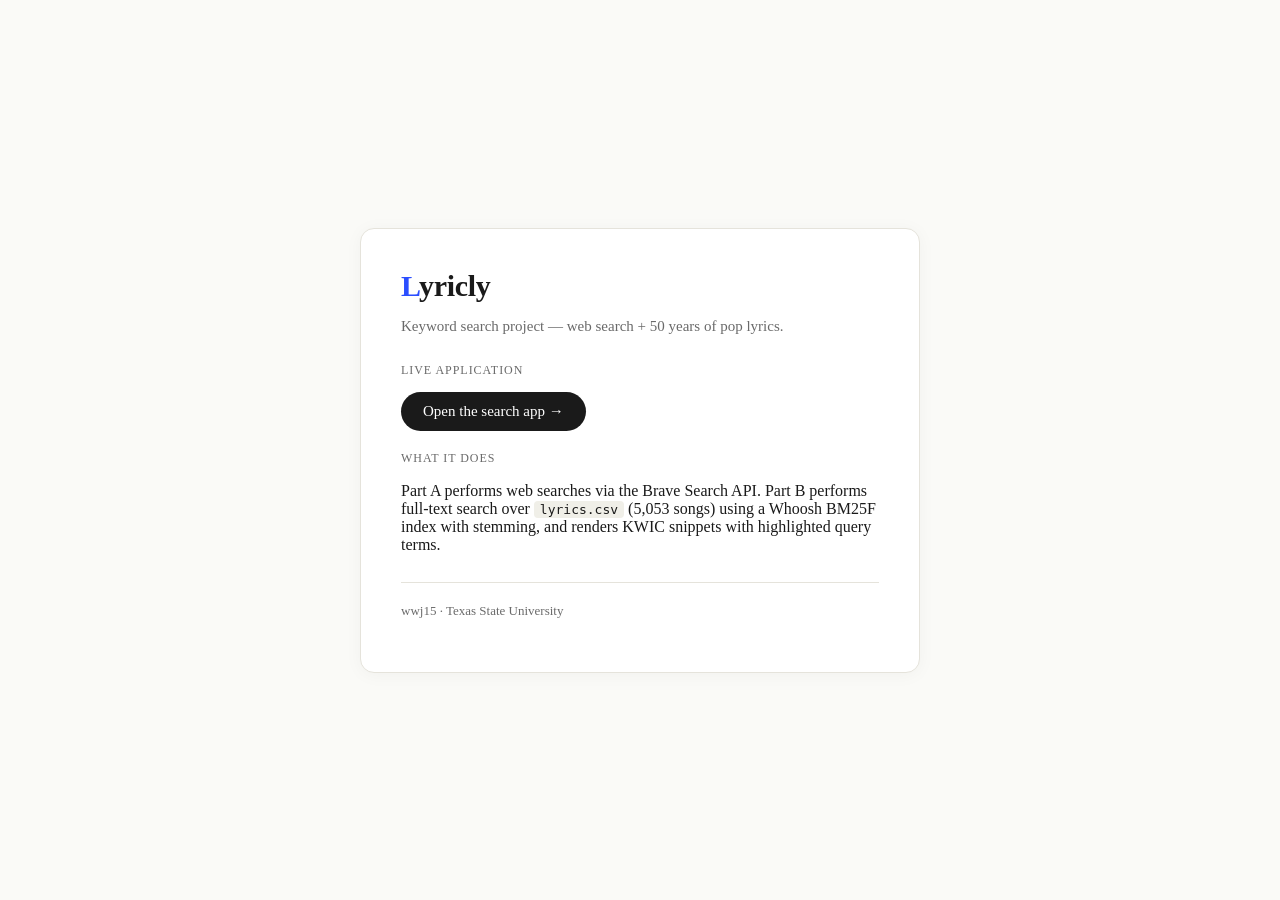
<file: public_html_index.html>
<!doctype html>
<html lang="en">
<head>
<meta charset="utf-8">
<meta name="viewport" content="width=device-width, initial-scale=1">
<title>CS 5300 — Keyword Search Project</title>
<style>
  :root { --ink:#1a1a1a; --faint:#6a6a6a; --accent:#2b4eff; --bg:#fafaf7; --border:#e5e3db; }
  * { box-sizing: border-box; }
  body {
    margin:0; padding:60px 24px;
    font-family: "Iowan Old Style", "Charter", Georgia, serif;
    background: var(--bg); color: var(--ink);
    display: flex; align-items: center; justify-content: center; min-height: 100vh;
  }
  .card {
    max-width: 560px; background: #fff; border:1px solid var(--border);
    border-radius: 14px; padding: 40px; box-shadow: 0 2px 18px rgba(0,0,0,.04);
  }
  h1 { margin: 0 0 6px; font-size: 30px; letter-spacing: -.01em; }
  h1::first-letter { color: var(--accent); }
  .sub { color: var(--faint); margin-bottom: 28px; font-size: 15px; }
  .row { margin: 20px 0; }
  .label { font-size: 12px; text-transform: uppercase; color: var(--faint); letter-spacing: .08em; margin-bottom: 4px; }
  a.btn {
    display: inline-block; margin-top: 10px;
    padding: 11px 22px; border-radius: 999px;
    background: var(--ink); color: #fff;
    text-decoration: none; font-size: 15px;
  }
  a.btn:hover { background:#000; }
  .meta { font-size: 13px; color: var(--faint); margin-top: 28px; padding-top: 20px; border-top: 1px solid var(--border); }
  code { background: #f0efe8; padding: 1px 6px; border-radius: 4px; font-size: 13px; }
</style>
</head>
<body>
<main class="card">
  <h1>Lyricly</h1>
  <p class="sub">Keyword search project — web search + 50 years of pop lyrics.</p>

  <div class="row">
    <div class="label">Live application</div>
    <!-- REPLACE the href below with your actual Render URL once deployed -->
    <a class="btn" href="https://lyricly-search.onrender.com" target="_blank" rel="noopener">
      Open the search app →
    </a>
  </div>

  <div class="row">
    <div class="label">What it does</div>
    <p>Part A performs web searches via the Brave Search API. Part B performs
    full-text search over <code>lyrics.csv</code> (5,053 songs) using a Whoosh
    BM25F index with stemming, and renders KWIC snippets with highlighted query terms.</p>
  </div>

  <p class="meta">wwj15 · Texas State University</p>
</main>
</body>
</html>
</file>
